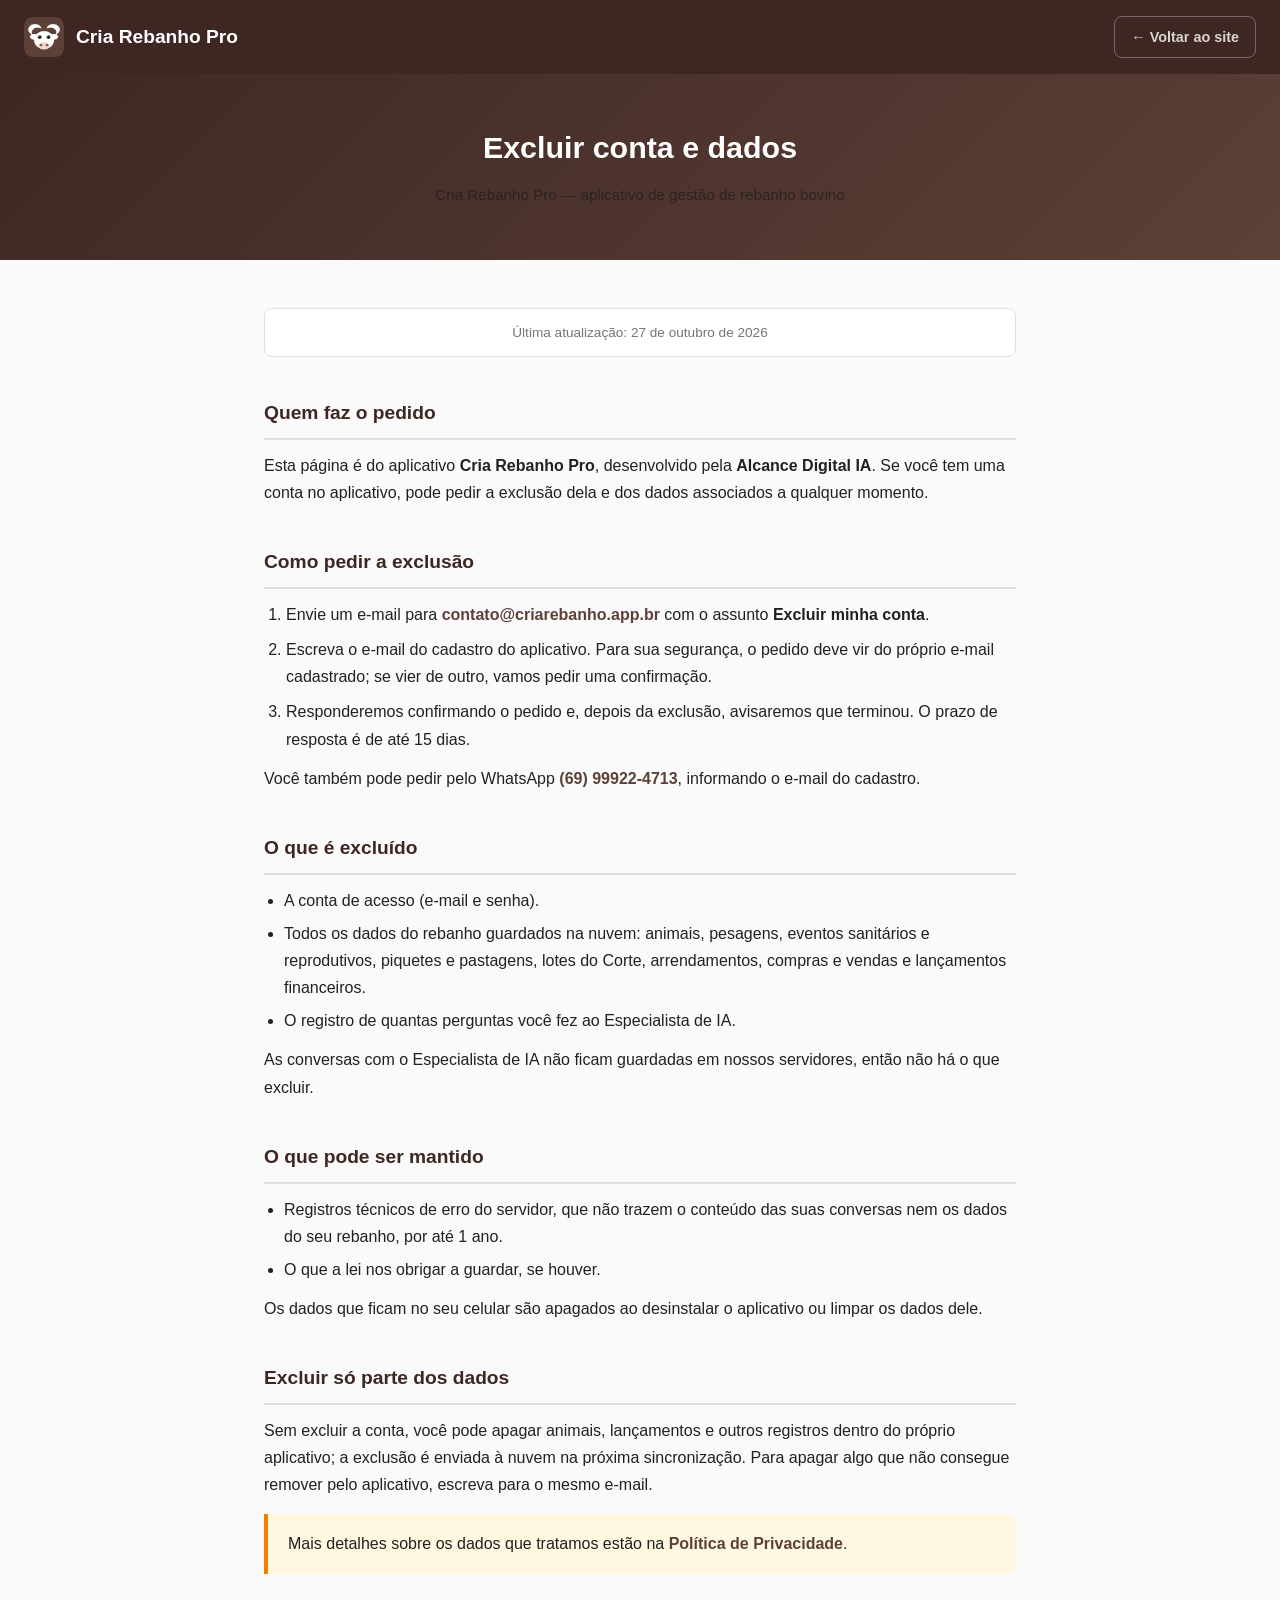
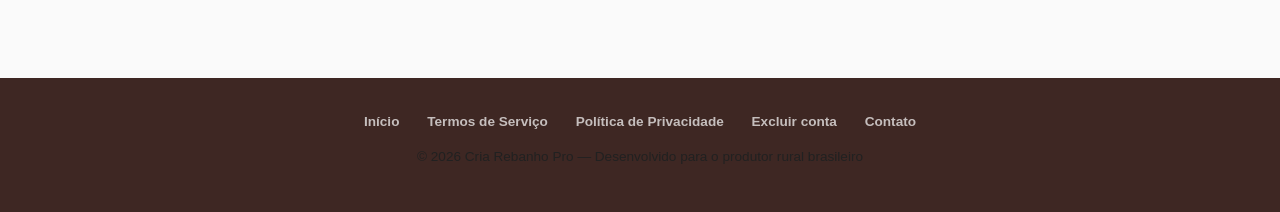
<file: excluir-conta.html>
<!DOCTYPE html>
<html lang="pt-BR">
<head>
  <meta charset="UTF-8">
  <meta name="viewport" content="width=device-width, initial-scale=1.0">
  <title>Excluir conta e dados — Cria Rebanho Pro</title>
  <meta name="description" content="Como pedir a exclusão da conta e dos dados do aplicativo Cria Rebanho Pro.">
  <link rel="icon" type="image/png" href="img/icon.png">
  <style>
    * { margin: 0; padding: 0; box-sizing: border-box; }

    :root {
      --marrom: #5D4037;
      --marrom-escuro: #3E2723;
      --marrom-claro: #8D6E63;
      --verde: #388E3C;
      --laranja: #F57C00;
      --bg: #FAFAFA;
      --texto: #212121;
      --texto-suave: #757575;
      --branco: #ffffff;
      --borda: #E0E0E0;
    }

    body {
      font-family: 'Segoe UI', Arial, sans-serif;
      background: var(--bg);
      color: var(--texto);
      line-height: 1.7;
    }

    /* HEADER */
    header {
      background: var(--marrom-escuro);
      padding: 16px 24px;
      display: flex;
      justify-content: space-between;
      align-items: center;
    }

    .logo {
      display: flex;
      align-items: center;
      gap: 12px;
      text-decoration: none;
    }

    .logo img {
      width: 40px;
      height: 40px;
      border-radius: 8px;
    }

    .logo span {
      color: var(--branco);
      font-size: 1.2rem;
      font-weight: 700;
    }

    .btn-voltar {
      background: transparent;
      color: rgba(255,255,255,0.8);
      padding: 8px 16px;
      border-radius: 8px;
      text-decoration: none;
      font-size: 0.9rem;
      border: 1px solid rgba(255,255,255,0.3);
      transition: border-color 0.2s;
    }

    .btn-voltar:hover { border-color: var(--branco); color: var(--branco); }

    /* HERO */
    .page-hero {
      background: linear-gradient(135deg, var(--marrom-escuro) 0%, var(--marrom) 100%);
      color: var(--branco);
      text-align: center;
      padding: 48px 24px 40px;
    }

    .page-hero h1 {
      font-size: 1.9rem;
      font-weight: 700;
      margin-bottom: 8px;
    }

    .page-hero p {
      opacity: 0.8;
      font-size: 0.95rem;
    }

    /* CONTEÚDO */
    .container {
      max-width: 800px;
      margin: 0 auto;
      padding: 48px 24px 64px;
    }

    .section {
      margin-bottom: 40px;
    }

    h2 {
      font-size: 1.2rem;
      font-weight: 700;
      color: var(--marrom-escuro);
      margin-bottom: 12px;
      padding-bottom: 8px;
      border-bottom: 2px solid var(--borda);
    }

    p {
      margin-bottom: 12px;
      color: var(--texto);
    }

    ul {
      margin: 8px 0 12px 20px;
    }

    ol { margin: 8px 0 12px 22px; }
    ol li { margin-bottom: 8px; }

    ul li {
      margin-bottom: 6px;
      color: var(--texto);
    }

    .destaque {
      background: #FFF8E1;
      border-left: 4px solid var(--laranja);
      padding: 16px 20px;
      border-radius: 0 8px 8px 0;
      margin: 16px 0;
    }

    .destaque p { margin: 0; }

    a {
      color: var(--marrom);
      font-weight: 600;
      text-decoration: none;
    }

    a:hover { text-decoration: underline; }

    .data-atualizacao {
      background: var(--branco);
      border: 1px solid var(--borda);
      border-radius: 8px;
      padding: 12px 16px;
      font-size: 0.85rem;
      color: var(--texto-suave);
      margin-bottom: 40px;
      text-align: center;
    }

    /* FOOTER */
    footer {
      background: var(--marrom-escuro);
      color: rgba(255,255,255,0.7);
      text-align: center;
      padding: 32px 24px;
      font-size: 0.85rem;
    }

    footer a {
      color: rgba(255,255,255,0.7);
      text-decoration: none;
      margin: 0 12px;
    }

    footer a:hover { color: var(--branco); }

    .footer-links { margin-bottom: 12px; }

    @media (max-width: 600px) {
      .page-hero h1 { font-size: 1.5rem; }
      .logo span { font-size: 1rem; }
    }
  </style>
</head>
<body>

<!-- HEADER -->
<header>
  <a class="logo" href="/">
    <img src="img/icon.png" alt="Cria Rebanho">
    <span>Cria Rebanho Pro</span>
  </a>
  <a class="btn-voltar" href="/">← Voltar ao site</a>
</header>

<!-- HERO -->
<div class="page-hero">
  <h1>Excluir conta e dados</h1>
  <p>Cria Rebanho Pro — aplicativo de gestão de rebanho bovino</p>
</div>

<!-- CONTEÚDO -->
<div class="container">

  <div class="data-atualizacao">
    Última atualização: 27 de outubro de 2026
  </div>

  <div class="section">
    <h2>Quem faz o pedido</h2>
    <p>Esta página é do aplicativo <strong>Cria Rebanho Pro</strong>, desenvolvido pela <strong>Alcance Digital IA</strong>. Se você tem uma conta no aplicativo, pode pedir a exclusão dela e dos dados associados a qualquer momento.</p>
  </div>

  <div class="section">
    <h2>Como pedir a exclusão</h2>
    <ol>
      <li>Envie um e-mail para <a href="mailto:contato@criarebanho.app.br?subject=Excluir%20minha%20conta%20-%20Cria%20Rebanho%20Pro">contato@criarebanho.app.br</a> com o assunto <strong>Excluir minha conta</strong>.</li>
      <li>Escreva o e-mail do cadastro do aplicativo. Para sua segurança, o pedido deve vir do próprio e-mail cadastrado; se vier de outro, vamos pedir uma confirmação.</li>
      <li>Responderemos confirmando o pedido e, depois da exclusão, avisaremos que terminou. O prazo de resposta é de até 15 dias.</li>
    </ol>
    <p>Você também pode pedir pelo WhatsApp <a href="https://wa.me/5569999224713">(69) 99922-4713</a>, informando o e-mail do cadastro.</p>
  </div>

  <div class="section">
    <h2>O que é excluído</h2>
    <ul>
      <li>A conta de acesso (e-mail e senha).</li>
      <li>Todos os dados do rebanho guardados na nuvem: animais, pesagens, eventos sanitários e reprodutivos, piquetes e pastagens, lotes do Corte, arrendamentos, compras e vendas e lançamentos financeiros.</li>
      <li>O registro de quantas perguntas você fez ao Especialista de IA.</li>
    </ul>
    <p>As conversas com o Especialista de IA não ficam guardadas em nossos servidores, então não há o que excluir.</p>
  </div>

  <div class="section">
    <h2>O que pode ser mantido</h2>
    <ul>
      <li>Registros técnicos de erro do servidor, que não trazem o conteúdo das suas conversas nem os dados do seu rebanho, por até 1 ano.</li>
      <li>O que a lei nos obrigar a guardar, se houver.</li>
    </ul>
    <p>Os dados que ficam no seu celular são apagados ao desinstalar o aplicativo ou limpar os dados dele.</p>
  </div>

  <div class="section">
    <h2>Excluir só parte dos dados</h2>
    <p>Sem excluir a conta, você pode apagar animais, lançamentos e outros registros dentro do próprio aplicativo; a exclusão é enviada à nuvem na próxima sincronização. Para apagar algo que não consegue remover pelo aplicativo, escreva para o mesmo e-mail.</p>
    <div class="destaque">
      <p>Mais detalhes sobre os dados que tratamos estão na <a href="/privacidade.html">Política de Privacidade</a>.</p>
    </div>
  </div>

</div>

<!-- FOOTER -->
<footer>
  <div class="footer-links">
    <a href="/">Início</a>
    <a href="/termos.html">Termos de Serviço</a>
    <a href="/privacidade.html">Política de Privacidade</a>
    <a href="/excluir-conta.html">Excluir conta</a>
    <a href="mailto:contato@criarebanho.app.br">Contato</a>
  </div>
  <p>© 2026 Cria Rebanho Pro — Desenvolvido para o produtor rural brasileiro</p>
</footer>

</body>
</html>
</file>
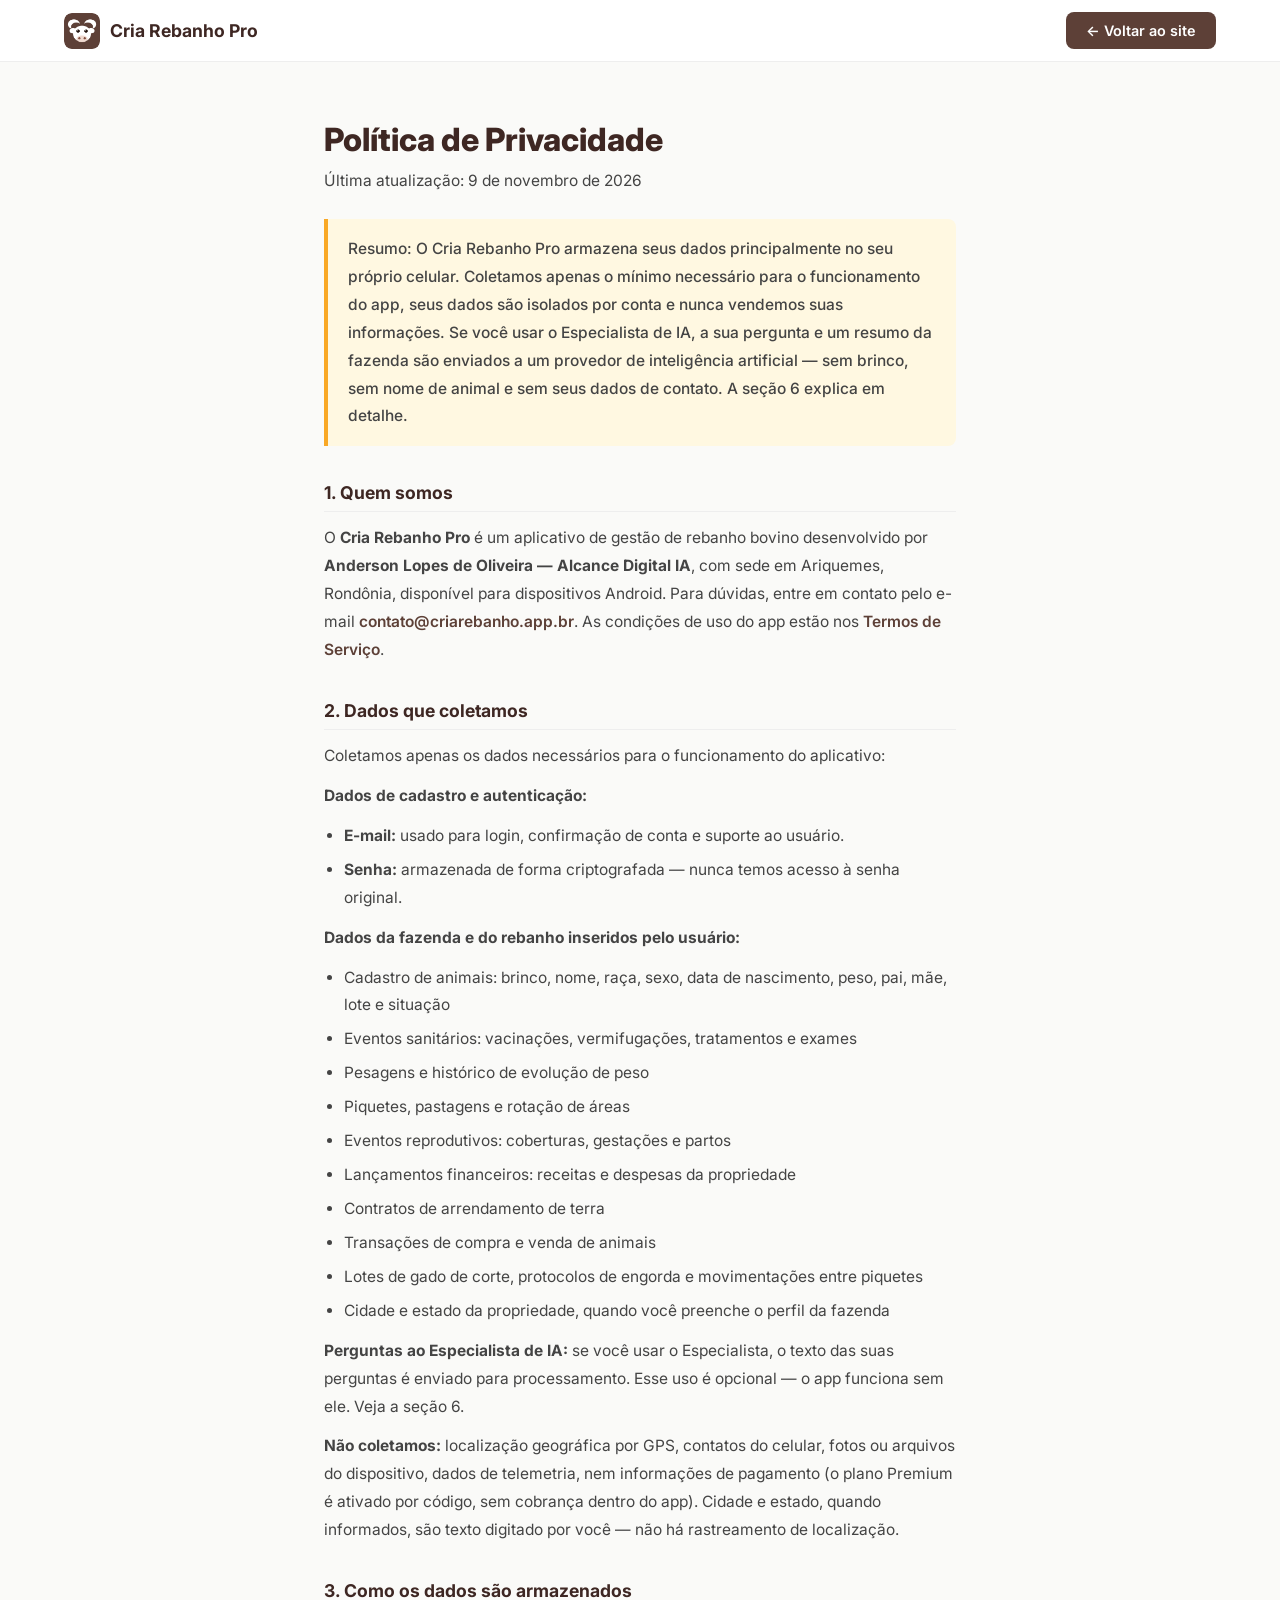
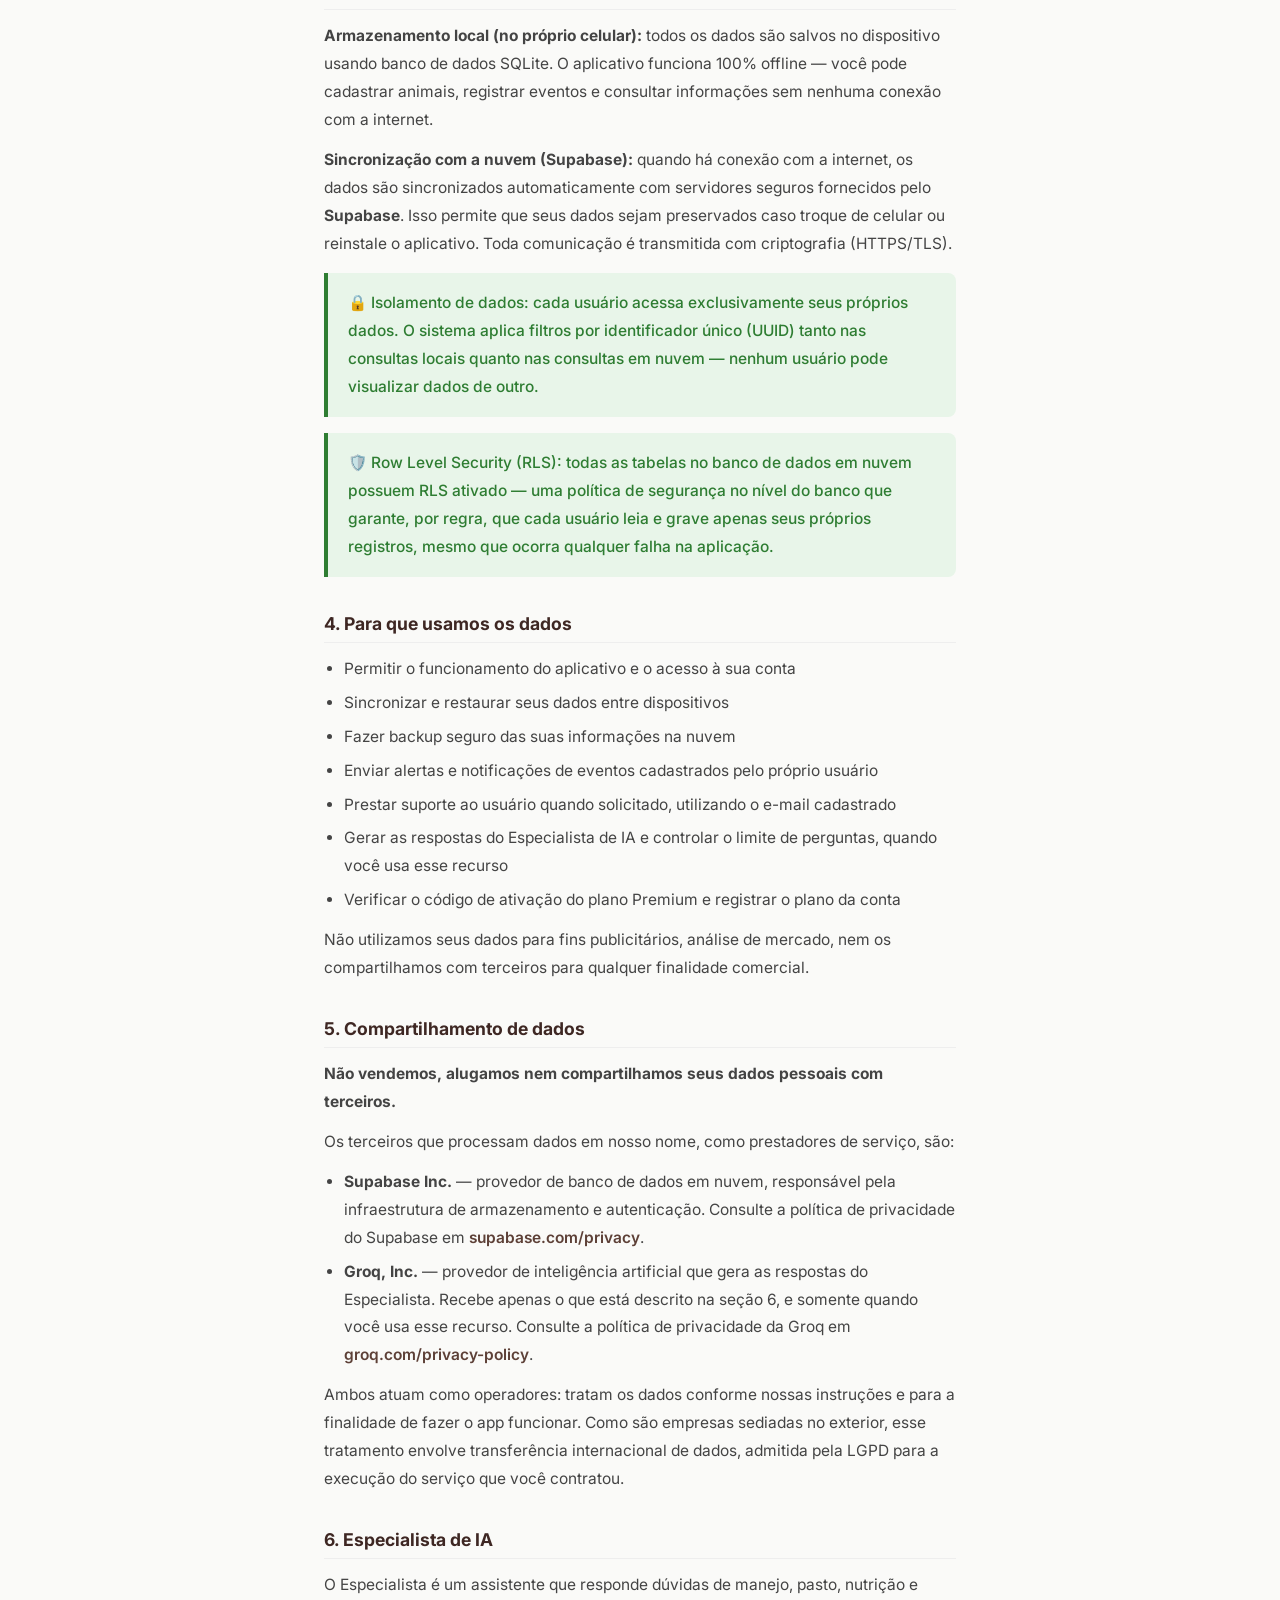
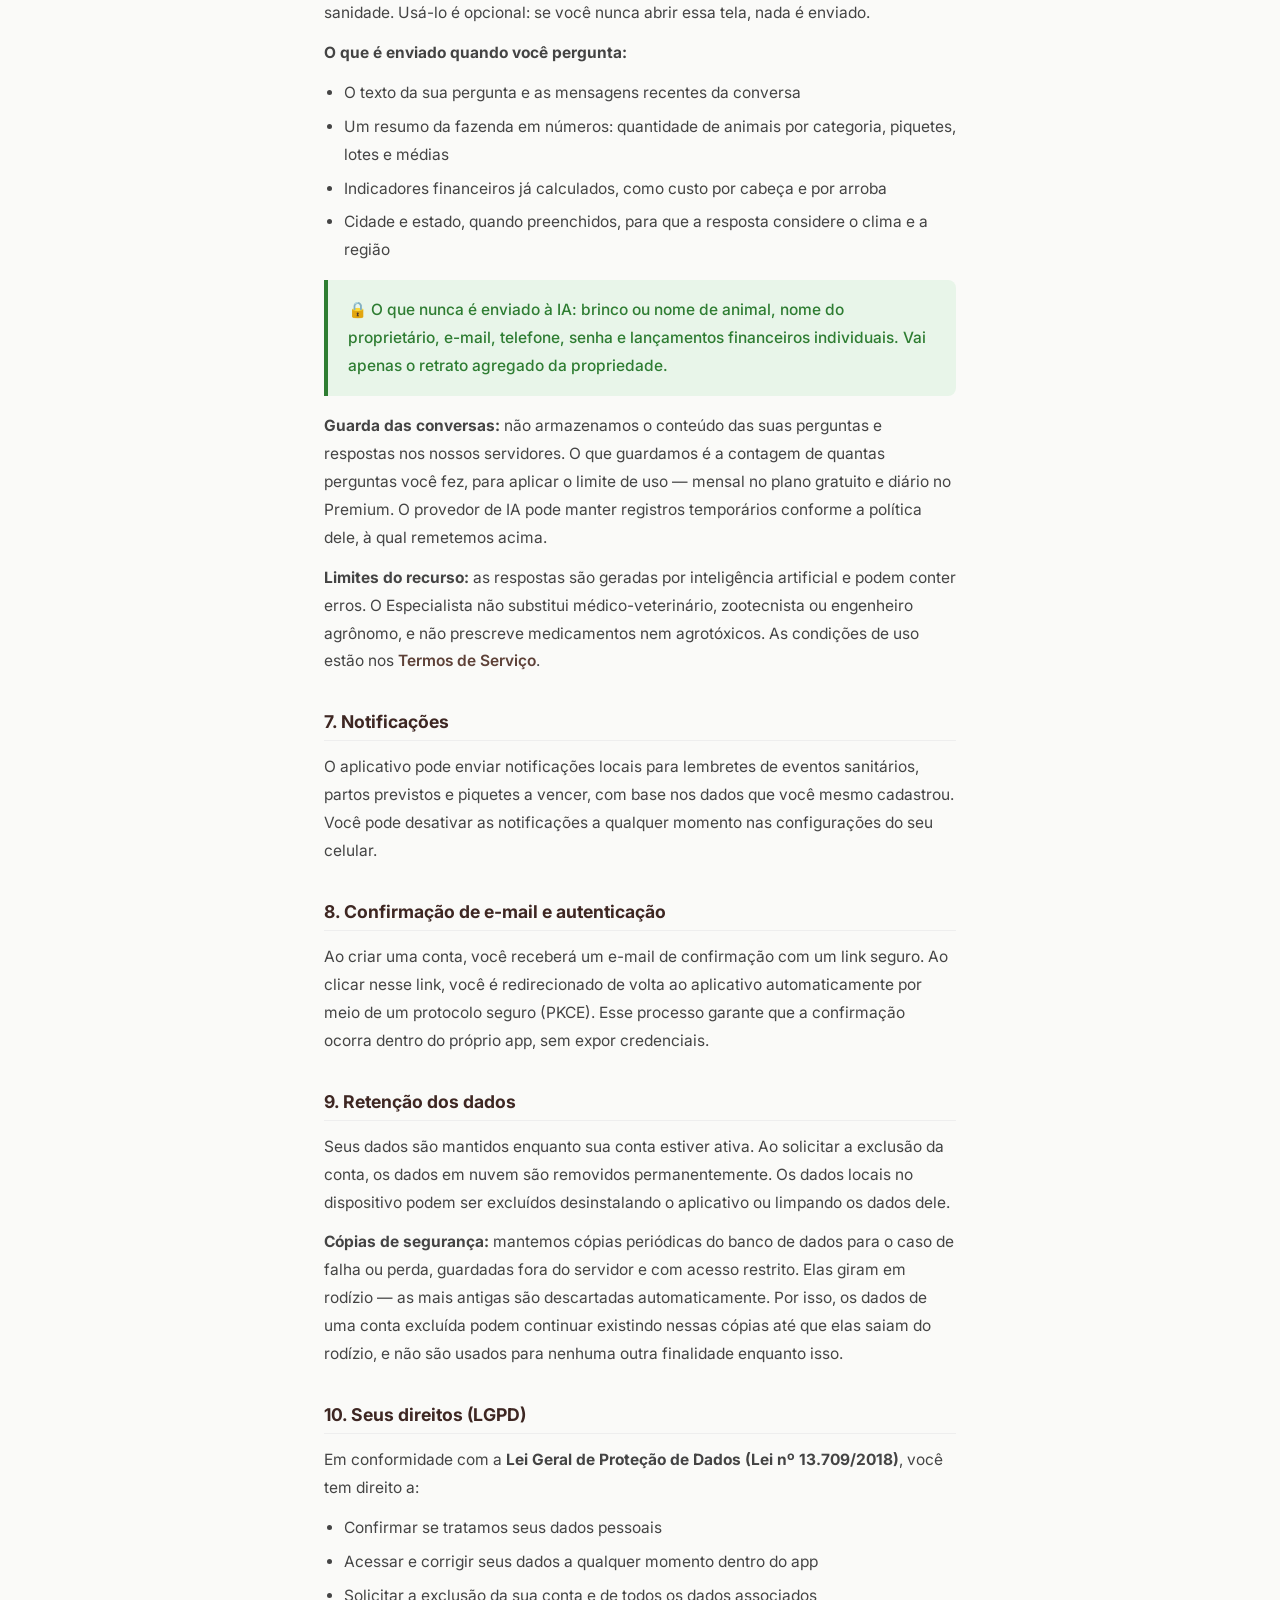
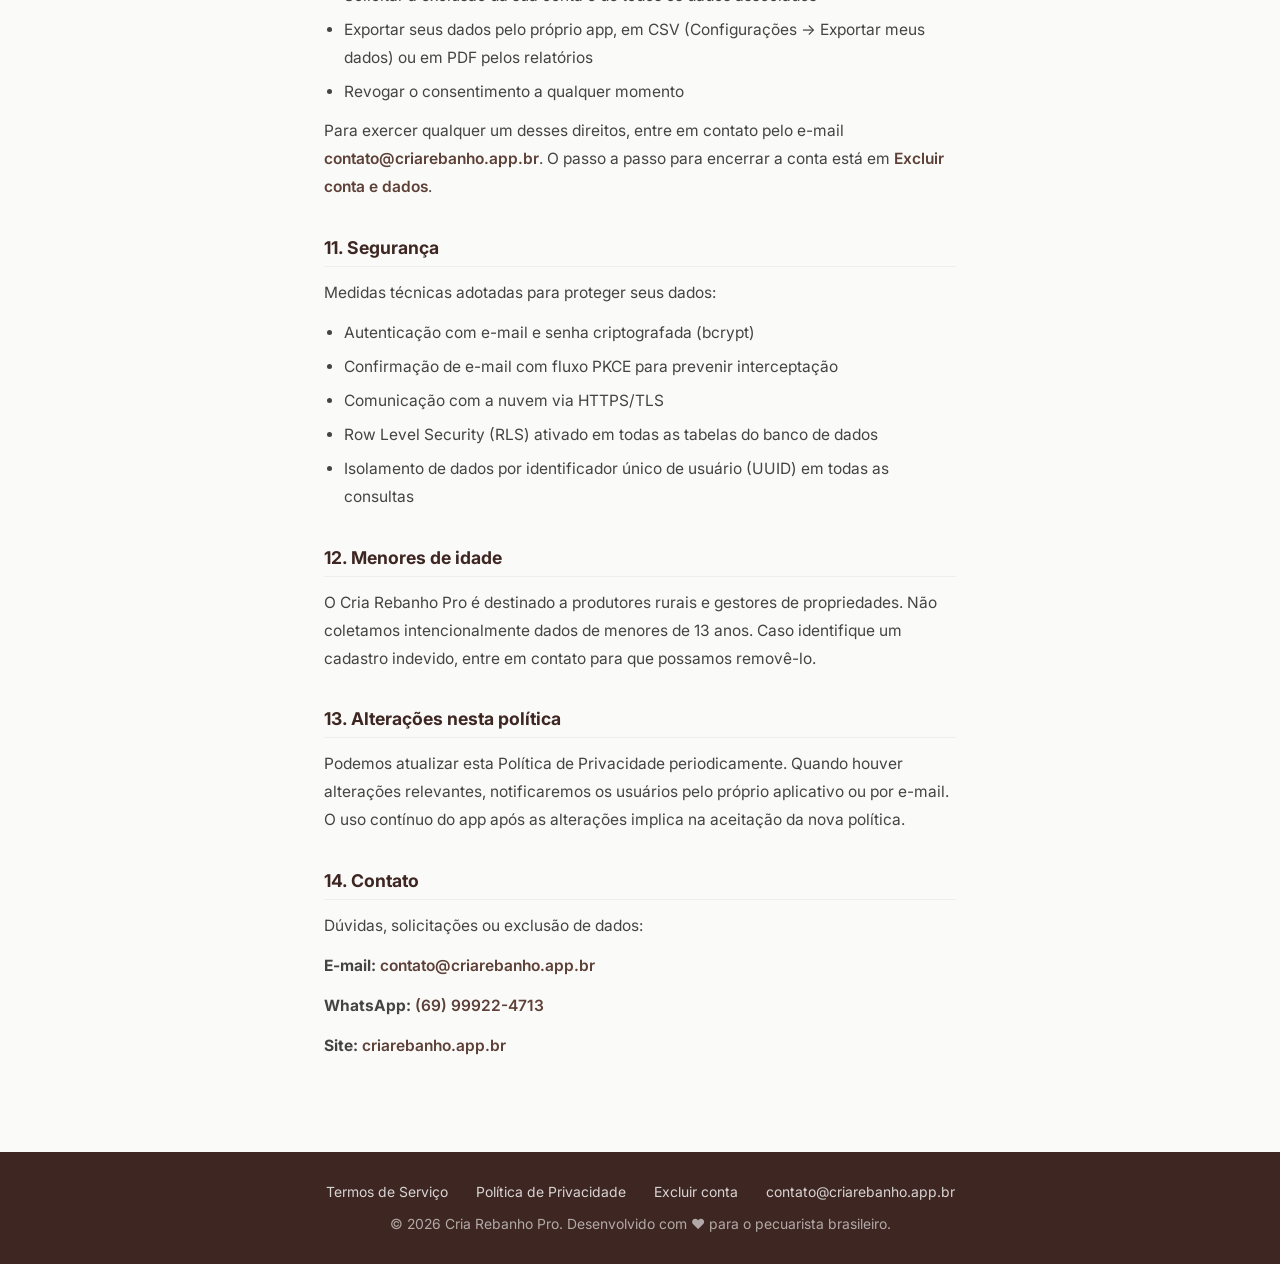
<file: privacidade.html>
<!DOCTYPE html>
<html lang="pt-BR">
<head>
  <meta charset="UTF-8">
  <meta name="viewport" content="width=device-width, initial-scale=1.0">
  <title>Política de Privacidade — Cria Rebanho Pro</title>
  <meta http-equiv="X-Content-Type-Options" content="nosniff">
  <meta name="referrer" content="strict-origin-when-cross-origin">
  <link rel="icon" type="image/png" href="img/icon.png">
  <link href="https://fonts.googleapis.com/css2?family=Inter:wght@400;500;600;700;800&display=swap" rel="stylesheet">
  <style>
    *, *::before, *::after { box-sizing: border-box; margin: 0; padding: 0; }

    :root {
      --marrom: #5D4037;
      --marrom-escuro: #3E2723;
      --verde: #2E7D32;
      --laranja: #E65100;
      --bg: #FAFAF8;
      --texto: #1a1a1a;
      --cinza: #666;
    }

    body { font-family: 'Inter', sans-serif; background: var(--bg); color: var(--texto); }

    /* NAV */
    nav {
      position: fixed; top: 0; width: 100%; background: rgba(255,255,255,0.95);
      backdrop-filter: blur(10px); border-bottom: 1px solid #eee;
      display: flex; align-items: center; justify-content: space-between;
      padding: 12px 5%; z-index: 100;
    }
    .nav-logo { display: flex; align-items: center; gap: 10px; text-decoration: none; }
    .nav-logo img { width: 36px; height: 36px; border-radius: 8px; }
    .nav-logo span { font-weight: 700; font-size: 1.1rem; color: var(--marrom-escuro); }
    .nav-btn {
      background: var(--marrom); color: #fff; padding: 10px 20px;
      border-radius: 8px; text-decoration: none; font-weight: 600; font-size: 0.9rem;
      transition: background 0.2s;
    }
    .nav-btn:hover { background: var(--marrom-escuro); }

    /* CONTEÚDO */
    .content { max-width: 760px; margin: 0 auto; padding: 120px 5% 80px; }

    .content h1 { font-size: 2rem; font-weight: 800; color: var(--marrom-escuro); margin-bottom: 8px; }
    .updated { font-size: 0.87rem; color: #888; margin-bottom: 40px; }

    .content h2 {
      font-size: 1.1rem; font-weight: 700; color: var(--marrom-escuro);
      margin: 36px 0 12px; padding-bottom: 8px; border-bottom: 1px solid #eee;
    }

    .content p { font-size: 0.97rem; color: #444; line-height: 1.8; margin-bottom: 12px; }

    .content ul { padding-left: 20px; margin-bottom: 12px; }
    .content ul li { font-size: 0.97rem; color: #444; line-height: 1.8; margin-bottom: 6px; }

    .highlight {
      background: #FFF8E1; border-left: 4px solid #F9A825;
      padding: 16px 20px; border-radius: 0 8px 8px 0; margin: 24px 0;
    }
    .highlight p { margin: 0; font-weight: 500; color: #444; }

    .security-box {
      background: #E8F5E9; border-left: 4px solid var(--verde);
      padding: 16px 20px; border-radius: 0 8px 8px 0; margin: 16px 0;
    }
    .security-box p { margin: 0; color: #2E7D32; font-weight: 500; }

    .content a { color: var(--marrom); font-weight: 600; text-decoration: none; }
    .content a:hover { text-decoration: underline; }

    /* FOOTER */
    footer {
      background: var(--marrom-escuro); color: rgba(255,255,255,0.6);
      text-align: center; padding: 32px 5%; font-size: 0.87rem;
    }
    footer a { color: rgba(255,255,255,0.8); text-decoration: none; }
    footer a:hover { color: #fff; }
    .footer-links { display: flex; justify-content: center; gap: 28px; margin-bottom: 16px; flex-wrap: wrap; }

    @media (max-width: 640px) {
      .content h1 { font-size: 1.6rem; }
    }
  </style>
</head>
<body>

<!-- NAV -->
<nav>
  <a href="index.html" class="nav-logo">
    <img src="img/icon.png" alt="Cria Rebanho Pro">
    <span>Cria Rebanho Pro</span>
  </a>
  <a href="index.html" class="nav-btn">← Voltar ao site</a>
</nav>

<div class="content">
  <h1>Política de Privacidade</h1>
  <p class="updated">Última atualização: 9 de novembro de 2026</p>

  <div class="highlight">
    <p>Resumo: O Cria Rebanho Pro armazena seus dados principalmente no seu próprio celular. Coletamos apenas o mínimo necessário para o funcionamento do app, seus dados são isolados por conta e nunca vendemos suas informações. Se você usar o Especialista de IA, a sua pergunta e um resumo da fazenda são enviados a um provedor de inteligência artificial — sem brinco, sem nome de animal e sem seus dados de contato. A seção 6 explica em detalhe.</p>
  </div>

  <h2>1. Quem somos</h2>
  <p>O <strong>Cria Rebanho Pro</strong> é um aplicativo de gestão de rebanho bovino desenvolvido por <strong>Anderson Lopes de Oliveira — Alcance Digital IA</strong>, com sede em Ariquemes, Rondônia, disponível para dispositivos Android. Para dúvidas, entre em contato pelo e-mail <a href="mailto:contato@criarebanho.app.br">contato@criarebanho.app.br</a>. As condições de uso do app estão nos <a href="termos.html">Termos de Serviço</a>.</p>

  <h2>2. Dados que coletamos</h2>
  <p>Coletamos apenas os dados necessários para o funcionamento do aplicativo:</p>

  <p><strong>Dados de cadastro e autenticação:</strong></p>
  <ul>
    <li><strong>E-mail:</strong> usado para login, confirmação de conta e suporte ao usuário.</li>
    <li><strong>Senha:</strong> armazenada de forma criptografada — nunca temos acesso à senha original.</li>
  </ul>

  <p><strong>Dados da fazenda e do rebanho inseridos pelo usuário:</strong></p>
  <ul>
    <li>Cadastro de animais: brinco, nome, raça, sexo, data de nascimento, peso, pai, mãe, lote e situação</li>
    <li>Eventos sanitários: vacinações, vermifugações, tratamentos e exames</li>
    <li>Pesagens e histórico de evolução de peso</li>
    <li>Piquetes, pastagens e rotação de áreas</li>
    <li>Eventos reprodutivos: coberturas, gestações e partos</li>
    <li>Lançamentos financeiros: receitas e despesas da propriedade</li>
    <li>Contratos de arrendamento de terra</li>
    <li>Transações de compra e venda de animais</li>
    <li>Lotes de gado de corte, protocolos de engorda e movimentações entre piquetes</li>
    <li>Cidade e estado da propriedade, quando você preenche o perfil da fazenda</li>
  </ul>

  <p><strong>Perguntas ao Especialista de IA:</strong> se você usar o Especialista, o texto das suas perguntas é enviado para processamento. Esse uso é opcional — o app funciona sem ele. Veja a seção 6.</p>

  <p><strong>Não coletamos:</strong> localização geográfica por GPS, contatos do celular, fotos ou arquivos do dispositivo, dados de telemetria, nem informações de pagamento (o plano Premium é ativado por código, sem cobrança dentro do app). Cidade e estado, quando informados, são texto digitado por você — não há rastreamento de localização.</p>

  <h2>3. Como os dados são armazenados</h2>

  <p><strong>Armazenamento local (no próprio celular):</strong> todos os dados são salvos no dispositivo usando banco de dados SQLite. O aplicativo funciona 100% offline — você pode cadastrar animais, registrar eventos e consultar informações sem nenhuma conexão com a internet.</p>

  <p><strong>Sincronização com a nuvem (Supabase):</strong> quando há conexão com a internet, os dados são sincronizados automaticamente com servidores seguros fornecidos pelo <strong>Supabase</strong>. Isso permite que seus dados sejam preservados caso troque de celular ou reinstale o aplicativo. Toda comunicação é transmitida com criptografia (HTTPS/TLS).</p>

  <div class="security-box">
    <p>🔒 Isolamento de dados: cada usuário acessa exclusivamente seus próprios dados. O sistema aplica filtros por identificador único (UUID) tanto nas consultas locais quanto nas consultas em nuvem — nenhum usuário pode visualizar dados de outro.</p>
  </div>

  <div class="security-box">
    <p>🛡️ Row Level Security (RLS): todas as tabelas no banco de dados em nuvem possuem RLS ativado — uma política de segurança no nível do banco que garante, por regra, que cada usuário leia e grave apenas seus próprios registros, mesmo que ocorra qualquer falha na aplicação.</p>
  </div>

  <h2>4. Para que usamos os dados</h2>
  <ul>
    <li>Permitir o funcionamento do aplicativo e o acesso à sua conta</li>
    <li>Sincronizar e restaurar seus dados entre dispositivos</li>
    <li>Fazer backup seguro das suas informações na nuvem</li>
    <li>Enviar alertas e notificações de eventos cadastrados pelo próprio usuário</li>
    <li>Prestar suporte ao usuário quando solicitado, utilizando o e-mail cadastrado</li>
    <li>Gerar as respostas do Especialista de IA e controlar o limite de perguntas, quando você usa esse recurso</li>
    <li>Verificar o código de ativação do plano Premium e registrar o plano da conta</li>
  </ul>
  <p>Não utilizamos seus dados para fins publicitários, análise de mercado, nem os compartilhamos com terceiros para qualquer finalidade comercial.</p>

  <h2>5. Compartilhamento de dados</h2>
  <p><strong>Não vendemos, alugamos nem compartilhamos seus dados pessoais com terceiros.</strong></p>
  <p>Os terceiros que processam dados em nosso nome, como prestadores de serviço, são:</p>
  <ul>
    <li><strong>Supabase Inc.</strong> — provedor de banco de dados em nuvem, responsável pela infraestrutura de armazenamento e autenticação. Consulte a política de privacidade do Supabase em <a href="https://supabase.com/privacy" target="_blank" rel="noopener">supabase.com/privacy</a>.</li>
    <li><strong>Groq, Inc.</strong> — provedor de inteligência artificial que gera as respostas do Especialista. Recebe apenas o que está descrito na seção 6, e somente quando você usa esse recurso. Consulte a política de privacidade da Groq em <a href="https://groq.com/privacy-policy" target="_blank" rel="noopener">groq.com/privacy-policy</a>.</li>
  </ul>
  <p>Ambos atuam como operadores: tratam os dados conforme nossas instruções e para a finalidade de fazer o app funcionar. Como são empresas sediadas no exterior, esse tratamento envolve transferência internacional de dados, admitida pela LGPD para a execução do serviço que você contratou.</p>

  <h2>6. Especialista de IA</h2>
  <p>O Especialista é um assistente que responde dúvidas de manejo, pasto, nutrição e sanidade. Usá-lo é opcional: se você nunca abrir essa tela, nada é enviado.</p>

  <p><strong>O que é enviado quando você pergunta:</strong></p>
  <ul>
    <li>O texto da sua pergunta e as mensagens recentes da conversa</li>
    <li>Um resumo da fazenda em números: quantidade de animais por categoria, piquetes, lotes e médias</li>
    <li>Indicadores financeiros já calculados, como custo por cabeça e por arroba</li>
    <li>Cidade e estado, quando preenchidos, para que a resposta considere o clima e a região</li>
  </ul>

  <div class="security-box">
    <p>🔒 O que nunca é enviado à IA: brinco ou nome de animal, nome do proprietário, e-mail, telefone, senha e lançamentos financeiros individuais. Vai apenas o retrato agregado da propriedade.</p>
  </div>

  <p><strong>Guarda das conversas:</strong> não armazenamos o conteúdo das suas perguntas e respostas nos nossos servidores. O que guardamos é a contagem de quantas perguntas você fez, para aplicar o limite de uso — mensal no plano gratuito e diário no Premium. O provedor de IA pode manter registros temporários conforme a política dele, à qual remetemos acima.</p>

  <p><strong>Limites do recurso:</strong> as respostas são geradas por inteligência artificial e podem conter erros. O Especialista não substitui médico-veterinário, zootecnista ou engenheiro agrônomo, e não prescreve medicamentos nem agrotóxicos. As condições de uso estão nos <a href="termos.html">Termos de Serviço</a>.</p>

  <h2>7. Notificações</h2>
  <p>O aplicativo pode enviar notificações locais para lembretes de eventos sanitários, partos previstos e piquetes a vencer, com base nos dados que você mesmo cadastrou. Você pode desativar as notificações a qualquer momento nas configurações do seu celular.</p>

  <h2>8. Confirmação de e-mail e autenticação</h2>
  <p>Ao criar uma conta, você receberá um e-mail de confirmação com um link seguro. Ao clicar nesse link, você é redirecionado de volta ao aplicativo automaticamente por meio de um protocolo seguro (PKCE). Esse processo garante que a confirmação ocorra dentro do próprio app, sem expor credenciais.</p>

  <h2>9. Retenção dos dados</h2>
  <p>Seus dados são mantidos enquanto sua conta estiver ativa. Ao solicitar a exclusão da conta, os dados em nuvem são removidos permanentemente. Os dados locais no dispositivo podem ser excluídos desinstalando o aplicativo ou limpando os dados dele.</p>
  <p><strong>Cópias de segurança:</strong> mantemos cópias periódicas do banco de dados para o caso de falha ou perda, guardadas fora do servidor e com acesso restrito. Elas giram em rodízio — as mais antigas são descartadas automaticamente. Por isso, os dados de uma conta excluída podem continuar existindo nessas cópias até que elas saiam do rodízio, e não são usados para nenhuma outra finalidade enquanto isso.</p>

  <h2>10. Seus direitos (LGPD)</h2>
  <p>Em conformidade com a <strong>Lei Geral de Proteção de Dados (Lei nº 13.709/2018)</strong>, você tem direito a:</p>
  <ul>
    <li>Confirmar se tratamos seus dados pessoais</li>
    <li>Acessar e corrigir seus dados a qualquer momento dentro do app</li>
    <li>Solicitar a exclusão da sua conta e de todos os dados associados</li>
    <li>Exportar seus dados pelo próprio app, em CSV (Configurações → Exportar meus dados) ou em PDF pelos relatórios</li>
    <li>Revogar o consentimento a qualquer momento</li>
  </ul>
  <p>Para exercer qualquer um desses direitos, entre em contato pelo e-mail <a href="mailto:contato@criarebanho.app.br">contato@criarebanho.app.br</a>. O passo a passo para encerrar a conta está em <a href="excluir-conta.html">Excluir conta e dados</a>.</p>

  <h2>11. Segurança</h2>
  <p>Medidas técnicas adotadas para proteger seus dados:</p>
  <ul>
    <li>Autenticação com e-mail e senha criptografada (bcrypt)</li>
    <li>Confirmação de e-mail com fluxo PKCE para prevenir interceptação</li>
    <li>Comunicação com a nuvem via HTTPS/TLS</li>
    <li>Row Level Security (RLS) ativado em todas as tabelas do banco de dados</li>
    <li>Isolamento de dados por identificador único de usuário (UUID) em todas as consultas</li>
  </ul>

  <h2>12. Menores de idade</h2>
  <p>O Cria Rebanho Pro é destinado a produtores rurais e gestores de propriedades. Não coletamos intencionalmente dados de menores de 13 anos. Caso identifique um cadastro indevido, entre em contato para que possamos removê-lo.</p>

  <h2>13. Alterações nesta política</h2>
  <p>Podemos atualizar esta Política de Privacidade periodicamente. Quando houver alterações relevantes, notificaremos os usuários pelo próprio aplicativo ou por e-mail. O uso contínuo do app após as alterações implica na aceitação da nova política.</p>

  <h2>14. Contato</h2>
  <p>Dúvidas, solicitações ou exclusão de dados:</p>
  <p><strong>E-mail:</strong> <a href="mailto:contato@criarebanho.app.br">contato@criarebanho.app.br</a></p>
  <p><strong>WhatsApp:</strong> <a href="https://wa.me/5569999224713">(69) 99922-4713</a></p>
  <p><strong>Site:</strong> <a href="https://criarebanho.app.br">criarebanho.app.br</a></p>
</div>

<!-- FOOTER -->
<footer>
  <div class="footer-links">
    <a href="termos.html">Termos de Serviço</a>
    <a href="privacidade.html">Política de Privacidade</a>
    <a href="excluir-conta.html">Excluir conta</a>
    <a href="mailto:contato@criarebanho.app.br">contato@criarebanho.app.br</a>
  </div>
  <p>© 2026 Cria Rebanho Pro. Desenvolvido com ❤️ para o pecuarista brasileiro.</p>
</footer>

</body>
</html>
</file>
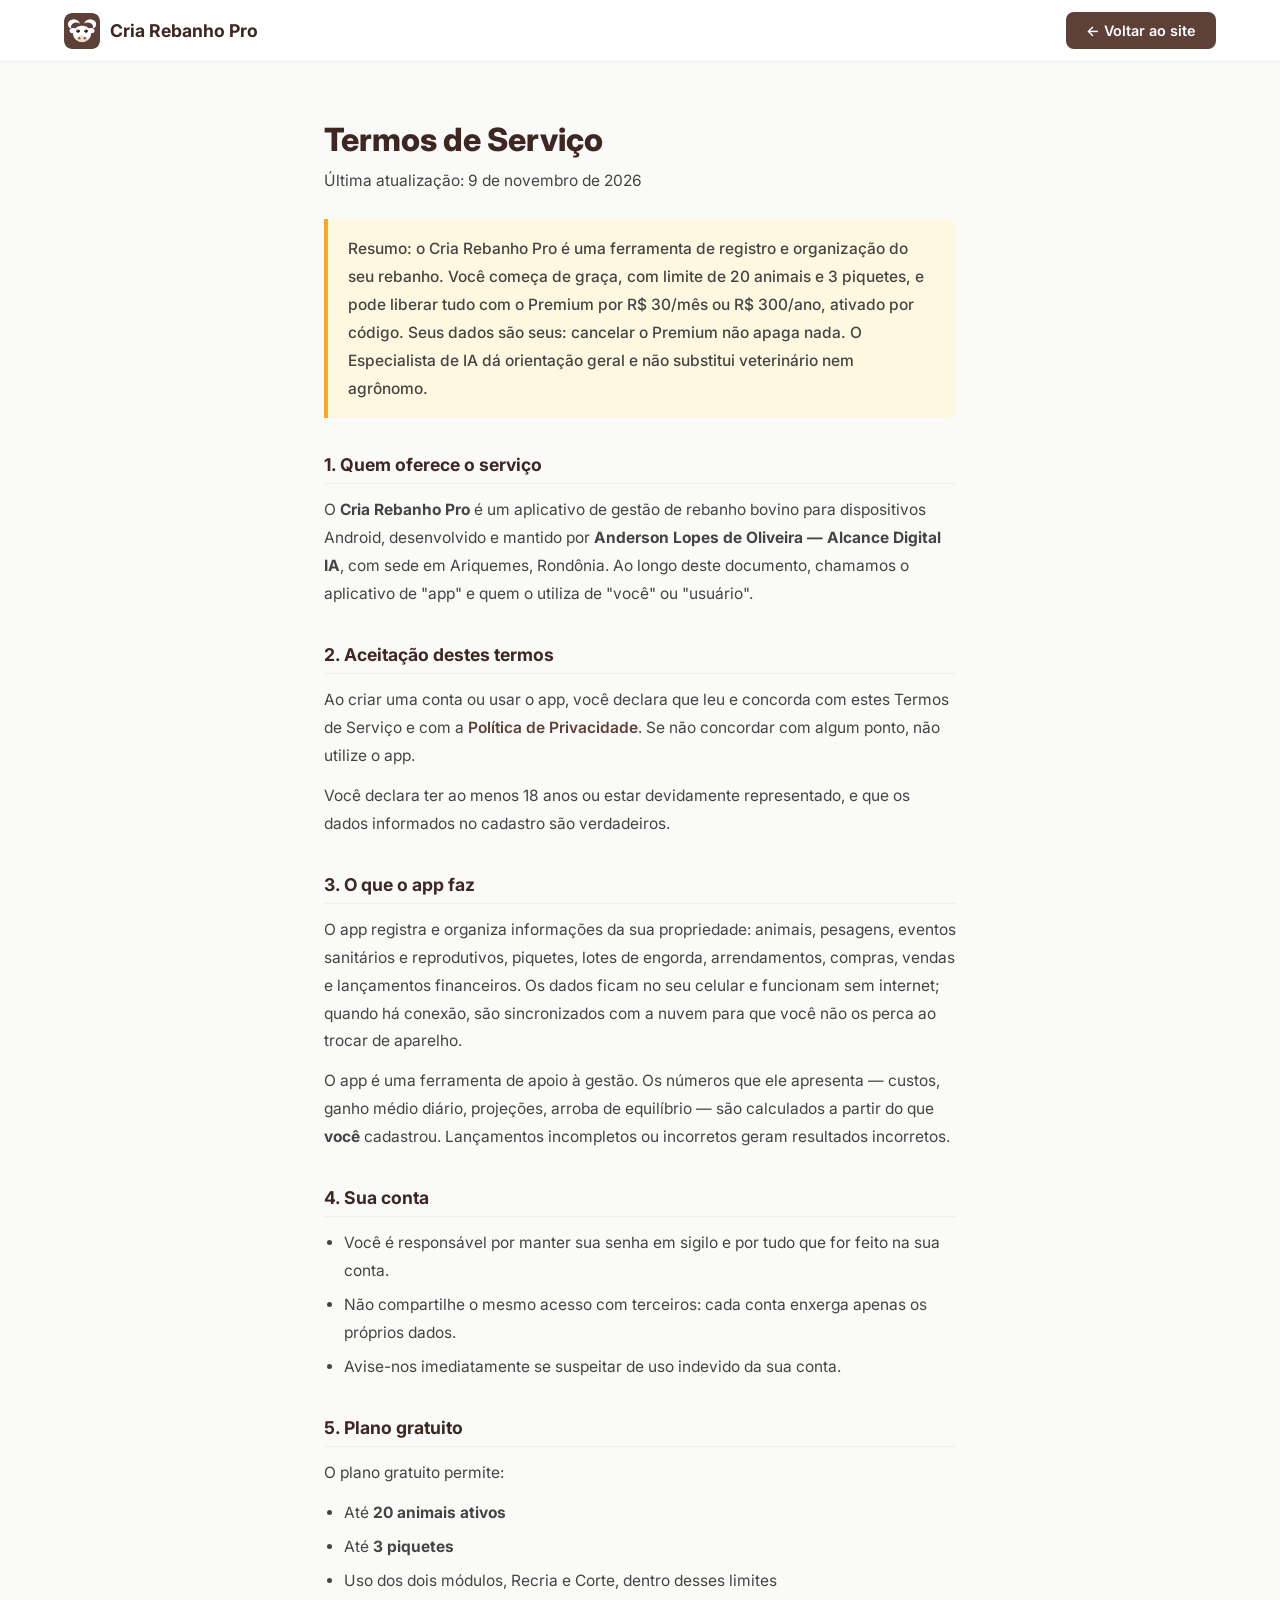
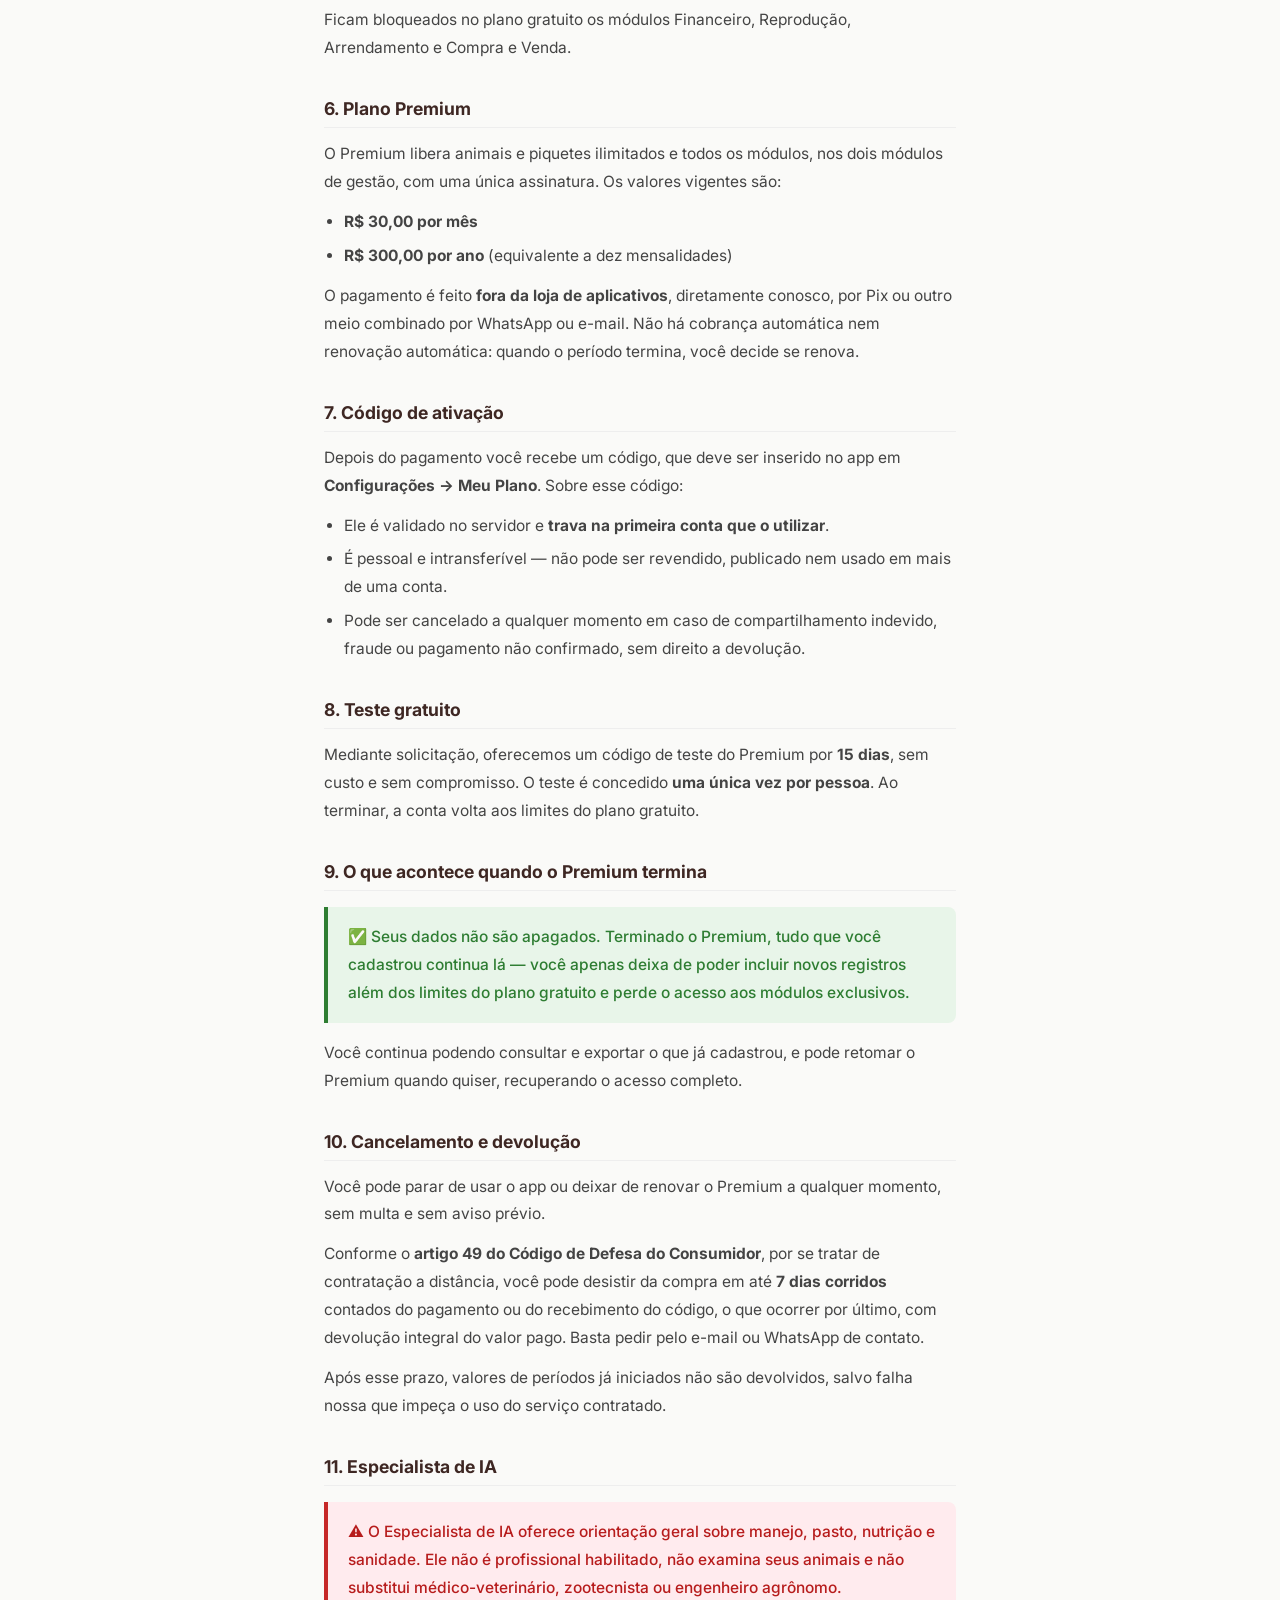
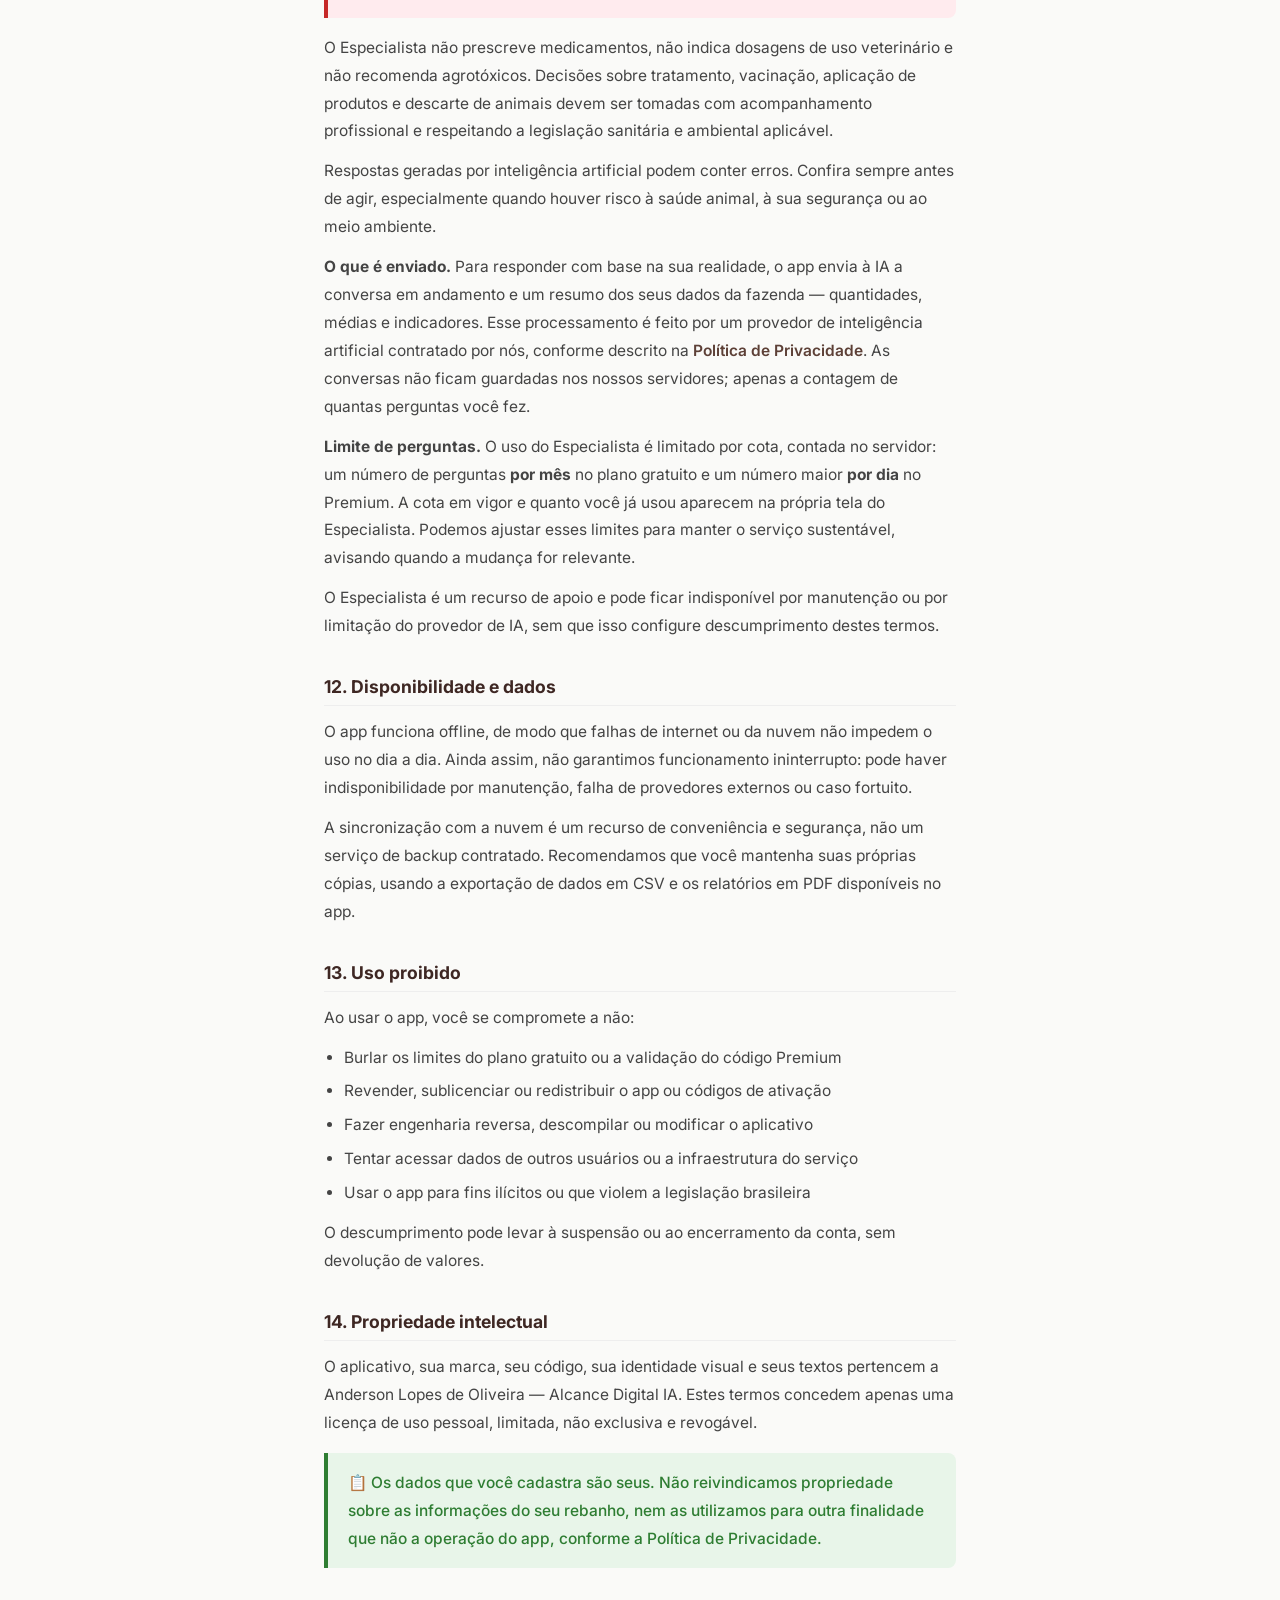
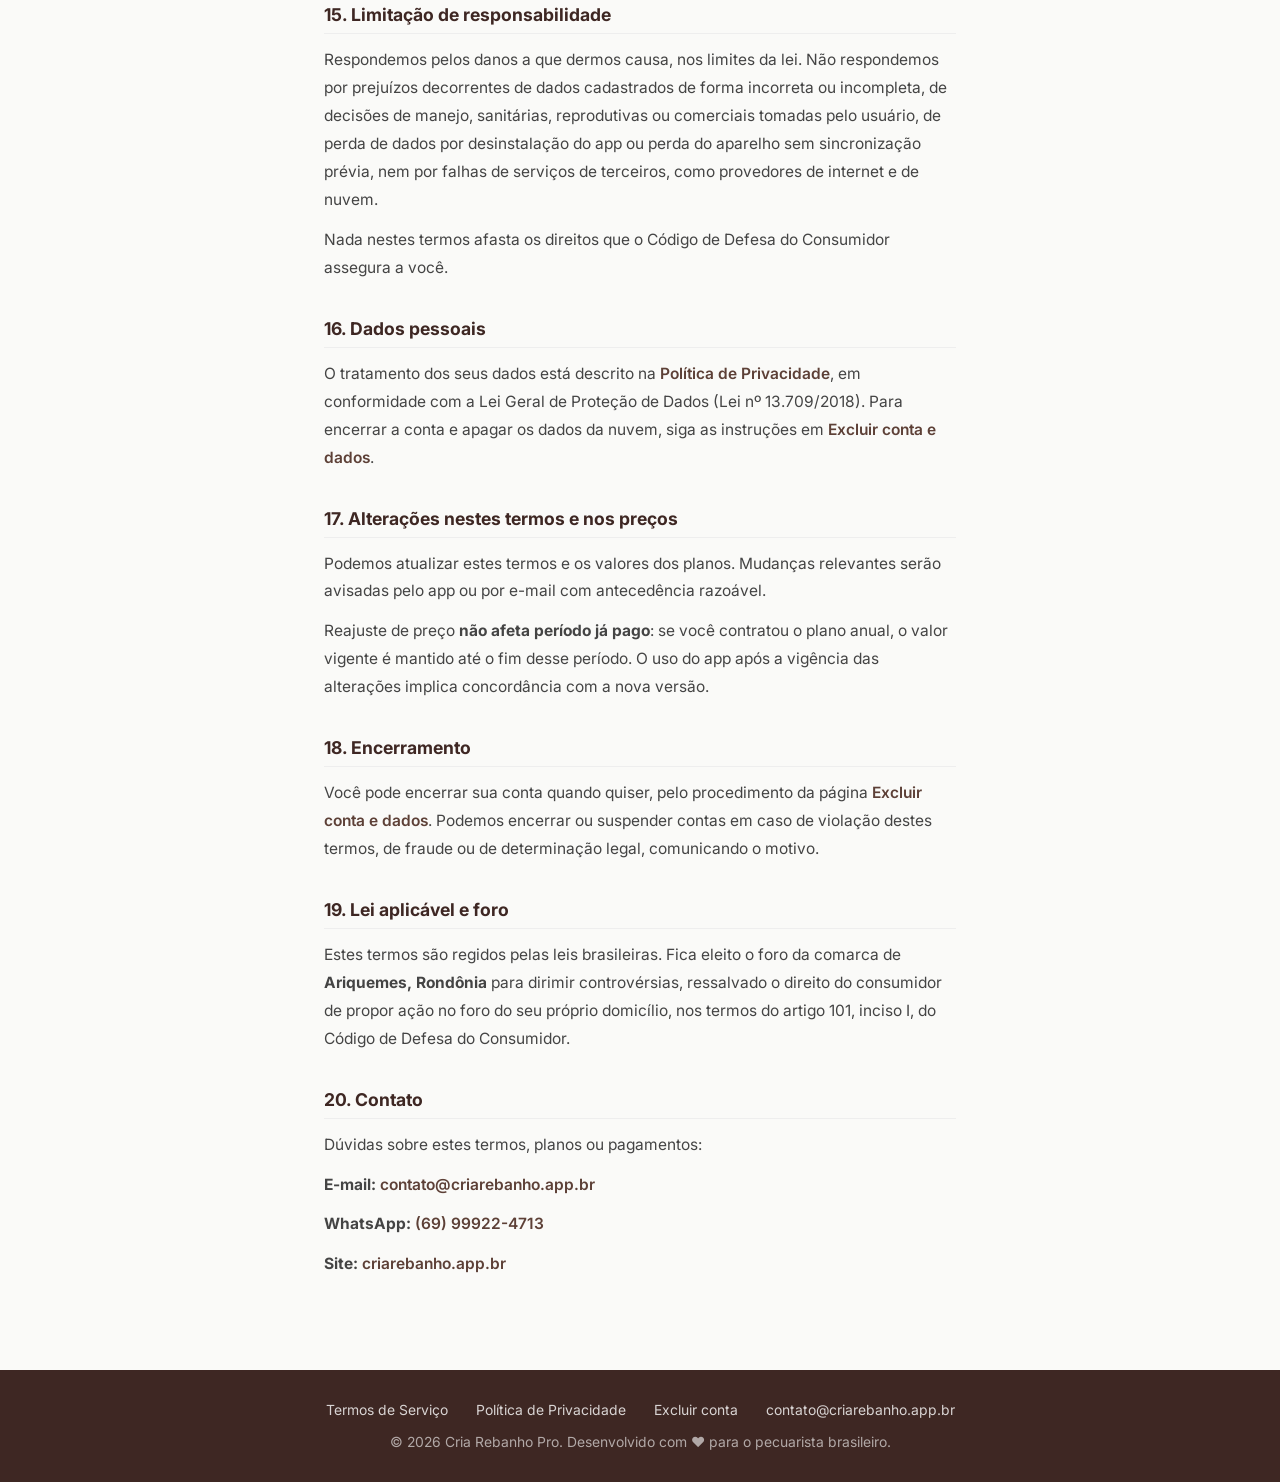
<file: termos.html>
<!DOCTYPE html>
<html lang="pt-BR">
<head>
  <meta charset="UTF-8">
  <meta name="viewport" content="width=device-width, initial-scale=1.0">
  <title>Termos de Serviço — Cria Rebanho Pro</title>
  <meta name="description" content="Termos de Serviço do aplicativo Cria Rebanho Pro: planos, ativação do Premium, responsabilidades e cancelamento.">
  <meta http-equiv="X-Content-Type-Options" content="nosniff">
  <meta name="referrer" content="strict-origin-when-cross-origin">
  <link rel="icon" type="image/png" href="img/icon.png">
  <link href="https://fonts.googleapis.com/css2?family=Inter:wght@400;500;600;700;800&display=swap" rel="stylesheet">
  <style>
    *, *::before, *::after { box-sizing: border-box; margin: 0; padding: 0; }

    :root {
      --marrom: #5D4037;
      --marrom-escuro: #3E2723;
      --verde: #2E7D32;
      --laranja: #E65100;
      --bg: #FAFAF8;
      --texto: #1a1a1a;
      --cinza: #666;
    }

    body { font-family: 'Inter', sans-serif; background: var(--bg); color: var(--texto); }

    /* NAV */
    nav {
      position: fixed; top: 0; width: 100%; background: rgba(255,255,255,0.95);
      backdrop-filter: blur(10px); border-bottom: 1px solid #eee;
      display: flex; align-items: center; justify-content: space-between;
      padding: 12px 5%; z-index: 100;
    }
    .nav-logo { display: flex; align-items: center; gap: 10px; text-decoration: none; }
    .nav-logo img { width: 36px; height: 36px; border-radius: 8px; }
    .nav-logo span { font-weight: 700; font-size: 1.1rem; color: var(--marrom-escuro); }
    .nav-btn {
      background: var(--marrom); color: #fff; padding: 10px 20px;
      border-radius: 8px; text-decoration: none; font-weight: 600; font-size: 0.9rem;
      transition: background 0.2s;
    }
    .nav-btn:hover { background: var(--marrom-escuro); }

    /* CONTEÚDO */
    .content { max-width: 760px; margin: 0 auto; padding: 120px 5% 80px; }

    .content h1 { font-size: 2rem; font-weight: 800; color: var(--marrom-escuro); margin-bottom: 8px; }
    .updated { font-size: 0.87rem; color: #888; margin-bottom: 40px; }

    .content h2 {
      font-size: 1.1rem; font-weight: 700; color: var(--marrom-escuro);
      margin: 36px 0 12px; padding-bottom: 8px; border-bottom: 1px solid #eee;
    }

    .content p { font-size: 0.97rem; color: #444; line-height: 1.8; margin-bottom: 12px; }

    .content ul { padding-left: 20px; margin-bottom: 12px; }
    .content ul li { font-size: 0.97rem; color: #444; line-height: 1.8; margin-bottom: 6px; }

    .highlight {
      background: #FFF8E1; border-left: 4px solid #F9A825;
      padding: 16px 20px; border-radius: 0 8px 8px 0; margin: 24px 0;
    }
    .highlight p { margin: 0; font-weight: 500; color: #444; }

    .security-box {
      background: #E8F5E9; border-left: 4px solid var(--verde);
      padding: 16px 20px; border-radius: 0 8px 8px 0; margin: 16px 0;
    }
    .security-box p { margin: 0; color: #2E7D32; font-weight: 500; }

    .alerta-box {
      background: #FFEBEE; border-left: 4px solid #C62828;
      padding: 16px 20px; border-radius: 0 8px 8px 0; margin: 16px 0;
    }
    .alerta-box p { margin: 0; color: #B71C1C; font-weight: 500; }

    .content a { color: var(--marrom); font-weight: 600; text-decoration: none; }
    .content a:hover { text-decoration: underline; }

    /* FOOTER */
    footer {
      background: var(--marrom-escuro); color: rgba(255,255,255,0.6);
      text-align: center; padding: 32px 5%; font-size: 0.87rem;
    }
    footer a { color: rgba(255,255,255,0.8); text-decoration: none; }
    footer a:hover { color: #fff; }
    .footer-links { display: flex; justify-content: center; gap: 28px; margin-bottom: 16px; flex-wrap: wrap; }

    @media (max-width: 640px) {
      .content h1 { font-size: 1.6rem; }
    }
  </style>
</head>
<body>

<!-- NAV -->
<nav>
  <a href="index.html" class="nav-logo">
    <img src="img/icon.png" alt="Cria Rebanho Pro">
    <span>Cria Rebanho Pro</span>
  </a>
  <a href="index.html" class="nav-btn">← Voltar ao site</a>
</nav>

<div class="content">
  <h1>Termos de Serviço</h1>
  <p class="updated">Última atualização: 9 de novembro de 2026</p>

  <div class="highlight">
    <p>Resumo: o Cria Rebanho Pro é uma ferramenta de registro e organização do seu rebanho. Você começa de graça, com limite de 20 animais e 3 piquetes, e pode liberar tudo com o Premium por R$ 30/mês ou R$ 300/ano, ativado por código. Seus dados são seus: cancelar o Premium não apaga nada. O Especialista de IA dá orientação geral e não substitui veterinário nem agrônomo.</p>
  </div>

  <h2>1. Quem oferece o serviço</h2>
  <p>O <strong>Cria Rebanho Pro</strong> é um aplicativo de gestão de rebanho bovino para dispositivos Android, desenvolvido e mantido por <strong>Anderson Lopes de Oliveira — Alcance Digital IA</strong>, com sede em Ariquemes, Rondônia. Ao longo deste documento, chamamos o aplicativo de "app" e quem o utiliza de "você" ou "usuário".</p>

  <h2>2. Aceitação destes termos</h2>
  <p>Ao criar uma conta ou usar o app, você declara que leu e concorda com estes Termos de Serviço e com a <a href="privacidade.html">Política de Privacidade</a>. Se não concordar com algum ponto, não utilize o app.</p>
  <p>Você declara ter ao menos 18 anos ou estar devidamente representado, e que os dados informados no cadastro são verdadeiros.</p>

  <h2>3. O que o app faz</h2>
  <p>O app registra e organiza informações da sua propriedade: animais, pesagens, eventos sanitários e reprodutivos, piquetes, lotes de engorda, arrendamentos, compras, vendas e lançamentos financeiros. Os dados ficam no seu celular e funcionam sem internet; quando há conexão, são sincronizados com a nuvem para que você não os perca ao trocar de aparelho.</p>
  <p>O app é uma ferramenta de apoio à gestão. Os números que ele apresenta — custos, ganho médio diário, projeções, arroba de equilíbrio — são calculados a partir do que <strong>você</strong> cadastrou. Lançamentos incompletos ou incorretos geram resultados incorretos.</p>

  <h2>4. Sua conta</h2>
  <ul>
    <li>Você é responsável por manter sua senha em sigilo e por tudo que for feito na sua conta.</li>
    <li>Não compartilhe o mesmo acesso com terceiros: cada conta enxerga apenas os próprios dados.</li>
    <li>Avise-nos imediatamente se suspeitar de uso indevido da sua conta.</li>
  </ul>

  <h2>5. Plano gratuito</h2>
  <p>O plano gratuito permite:</p>
  <ul>
    <li>Até <strong>20 animais ativos</strong></li>
    <li>Até <strong>3 piquetes</strong></li>
    <li>Uso dos dois módulos, Recria e Corte, dentro desses limites</li>
  </ul>
  <p>Ficam bloqueados no plano gratuito os módulos Financeiro, Reprodução, Arrendamento e Compra e Venda.</p>

  <h2>6. Plano Premium</h2>
  <p>O Premium libera animais e piquetes ilimitados e todos os módulos, nos dois módulos de gestão, com uma única assinatura. Os valores vigentes são:</p>
  <ul>
    <li><strong>R$ 30,00 por mês</strong></li>
    <li><strong>R$ 300,00 por ano</strong> (equivalente a dez mensalidades)</li>
  </ul>
  <p>O pagamento é feito <strong>fora da loja de aplicativos</strong>, diretamente conosco, por Pix ou outro meio combinado por WhatsApp ou e-mail. Não há cobrança automática nem renovação automática: quando o período termina, você decide se renova.</p>

  <h2>7. Código de ativação</h2>
  <p>Depois do pagamento você recebe um código, que deve ser inserido no app em <strong>Configurações → Meu Plano</strong>. Sobre esse código:</p>
  <ul>
    <li>Ele é validado no servidor e <strong>trava na primeira conta que o utilizar</strong>.</li>
    <li>É pessoal e intransferível — não pode ser revendido, publicado nem usado em mais de uma conta.</li>
    <li>Pode ser cancelado a qualquer momento em caso de compartilhamento indevido, fraude ou pagamento não confirmado, sem direito a devolução.</li>
  </ul>

  <h2>8. Teste gratuito</h2>
  <p>Mediante solicitação, oferecemos um código de teste do Premium por <strong>15 dias</strong>, sem custo e sem compromisso. O teste é concedido <strong>uma única vez por pessoa</strong>. Ao terminar, a conta volta aos limites do plano gratuito.</p>

  <h2>9. O que acontece quando o Premium termina</h2>
  <div class="security-box">
    <p>✅ Seus dados não são apagados. Terminado o Premium, tudo que você cadastrou continua lá — você apenas deixa de poder incluir novos registros além dos limites do plano gratuito e perde o acesso aos módulos exclusivos.</p>
  </div>
  <p>Você continua podendo consultar e exportar o que já cadastrou, e pode retomar o Premium quando quiser, recuperando o acesso completo.</p>

  <h2>10. Cancelamento e devolução</h2>
  <p>Você pode parar de usar o app ou deixar de renovar o Premium a qualquer momento, sem multa e sem aviso prévio.</p>
  <p>Conforme o <strong>artigo 49 do Código de Defesa do Consumidor</strong>, por se tratar de contratação a distância, você pode desistir da compra em até <strong>7 dias corridos</strong> contados do pagamento ou do recebimento do código, o que ocorrer por último, com devolução integral do valor pago. Basta pedir pelo e-mail ou WhatsApp de contato.</p>
  <p>Após esse prazo, valores de períodos já iniciados não são devolvidos, salvo falha nossa que impeça o uso do serviço contratado.</p>

  <h2>11. Especialista de IA</h2>
  <div class="alerta-box">
    <p>⚠️ O Especialista de IA oferece orientação geral sobre manejo, pasto, nutrição e sanidade. Ele não é profissional habilitado, não examina seus animais e não substitui médico-veterinário, zootecnista ou engenheiro agrônomo.</p>
  </div>
  <p>O Especialista não prescreve medicamentos, não indica dosagens de uso veterinário e não recomenda agrotóxicos. Decisões sobre tratamento, vacinação, aplicação de produtos e descarte de animais devem ser tomadas com acompanhamento profissional e respeitando a legislação sanitária e ambiental aplicável.</p>
  <p>Respostas geradas por inteligência artificial podem conter erros. Confira sempre antes de agir, especialmente quando houver risco à saúde animal, à sua segurança ou ao meio ambiente.</p>

  <p><strong>O que é enviado.</strong> Para responder com base na sua realidade, o app envia à IA a conversa em andamento e um resumo dos seus dados da fazenda — quantidades, médias e indicadores. Esse processamento é feito por um provedor de inteligência artificial contratado por nós, conforme descrito na <a href="privacidade.html">Política de Privacidade</a>. As conversas não ficam guardadas nos nossos servidores; apenas a contagem de quantas perguntas você fez.</p>

  <p><strong>Limite de perguntas.</strong> O uso do Especialista é limitado por cota, contada no servidor: um número de perguntas <strong>por mês</strong> no plano gratuito e um número maior <strong>por dia</strong> no Premium. A cota em vigor e quanto você já usou aparecem na própria tela do Especialista. Podemos ajustar esses limites para manter o serviço sustentável, avisando quando a mudança for relevante.</p>

  <p>O Especialista é um recurso de apoio e pode ficar indisponível por manutenção ou por limitação do provedor de IA, sem que isso configure descumprimento destes termos.</p>

  <h2>12. Disponibilidade e dados</h2>
  <p>O app funciona offline, de modo que falhas de internet ou da nuvem não impedem o uso no dia a dia. Ainda assim, não garantimos funcionamento ininterrupto: pode haver indisponibilidade por manutenção, falha de provedores externos ou caso fortuito.</p>
  <p>A sincronização com a nuvem é um recurso de conveniência e segurança, não um serviço de backup contratado. Recomendamos que você mantenha suas próprias cópias, usando a exportação de dados em CSV e os relatórios em PDF disponíveis no app.</p>

  <h2>13. Uso proibido</h2>
  <p>Ao usar o app, você se compromete a não:</p>
  <ul>
    <li>Burlar os limites do plano gratuito ou a validação do código Premium</li>
    <li>Revender, sublicenciar ou redistribuir o app ou códigos de ativação</li>
    <li>Fazer engenharia reversa, descompilar ou modificar o aplicativo</li>
    <li>Tentar acessar dados de outros usuários ou a infraestrutura do serviço</li>
    <li>Usar o app para fins ilícitos ou que violem a legislação brasileira</li>
  </ul>
  <p>O descumprimento pode levar à suspensão ou ao encerramento da conta, sem devolução de valores.</p>

  <h2>14. Propriedade intelectual</h2>
  <p>O aplicativo, sua marca, seu código, sua identidade visual e seus textos pertencem a Anderson Lopes de Oliveira — Alcance Digital IA. Estes termos concedem apenas uma licença de uso pessoal, limitada, não exclusiva e revogável.</p>
  <div class="security-box">
    <p>📋 Os dados que você cadastra são seus. Não reivindicamos propriedade sobre as informações do seu rebanho, nem as utilizamos para outra finalidade que não a operação do app, conforme a Política de Privacidade.</p>
  </div>

  <h2>15. Limitação de responsabilidade</h2>
  <p>Respondemos pelos danos a que dermos causa, nos limites da lei. Não respondemos por prejuízos decorrentes de dados cadastrados de forma incorreta ou incompleta, de decisões de manejo, sanitárias, reprodutivas ou comerciais tomadas pelo usuário, de perda de dados por desinstalação do app ou perda do aparelho sem sincronização prévia, nem por falhas de serviços de terceiros, como provedores de internet e de nuvem.</p>
  <p>Nada nestes termos afasta os direitos que o Código de Defesa do Consumidor assegura a você.</p>

  <h2>16. Dados pessoais</h2>
  <p>O tratamento dos seus dados está descrito na <a href="privacidade.html">Política de Privacidade</a>, em conformidade com a Lei Geral de Proteção de Dados (Lei nº 13.709/2018). Para encerrar a conta e apagar os dados da nuvem, siga as instruções em <a href="excluir-conta.html">Excluir conta e dados</a>.</p>

  <h2>17. Alterações nestes termos e nos preços</h2>
  <p>Podemos atualizar estes termos e os valores dos planos. Mudanças relevantes serão avisadas pelo app ou por e-mail com antecedência razoável.</p>
  <p>Reajuste de preço <strong>não afeta período já pago</strong>: se você contratou o plano anual, o valor vigente é mantido até o fim desse período. O uso do app após a vigência das alterações implica concordância com a nova versão.</p>

  <h2>18. Encerramento</h2>
  <p>Você pode encerrar sua conta quando quiser, pelo procedimento da página <a href="excluir-conta.html">Excluir conta e dados</a>. Podemos encerrar ou suspender contas em caso de violação destes termos, de fraude ou de determinação legal, comunicando o motivo.</p>

  <h2>19. Lei aplicável e foro</h2>
  <p>Estes termos são regidos pelas leis brasileiras. Fica eleito o foro da comarca de <strong>Ariquemes, Rondônia</strong> para dirimir controvérsias, ressalvado o direito do consumidor de propor ação no foro do seu próprio domicílio, nos termos do artigo 101, inciso I, do Código de Defesa do Consumidor.</p>

  <h2>20. Contato</h2>
  <p>Dúvidas sobre estes termos, planos ou pagamentos:</p>
  <p><strong>E-mail:</strong> <a href="mailto:contato@criarebanho.app.br">contato@criarebanho.app.br</a></p>
  <p><strong>WhatsApp:</strong> <a href="https://wa.me/5569999224713">(69) 99922-4713</a></p>
  <p><strong>Site:</strong> <a href="https://criarebanho.app.br">criarebanho.app.br</a></p>
</div>

<!-- FOOTER -->
<footer>
  <div class="footer-links">
    <a href="termos.html">Termos de Serviço</a>
    <a href="privacidade.html">Política de Privacidade</a>
    <a href="excluir-conta.html">Excluir conta</a>
    <a href="mailto:contato@criarebanho.app.br">contato@criarebanho.app.br</a>
  </div>
  <p>© 2026 Cria Rebanho Pro. Desenvolvido com ❤️ para o pecuarista brasileiro.</p>
</footer>

</body>
</html>
</file>
